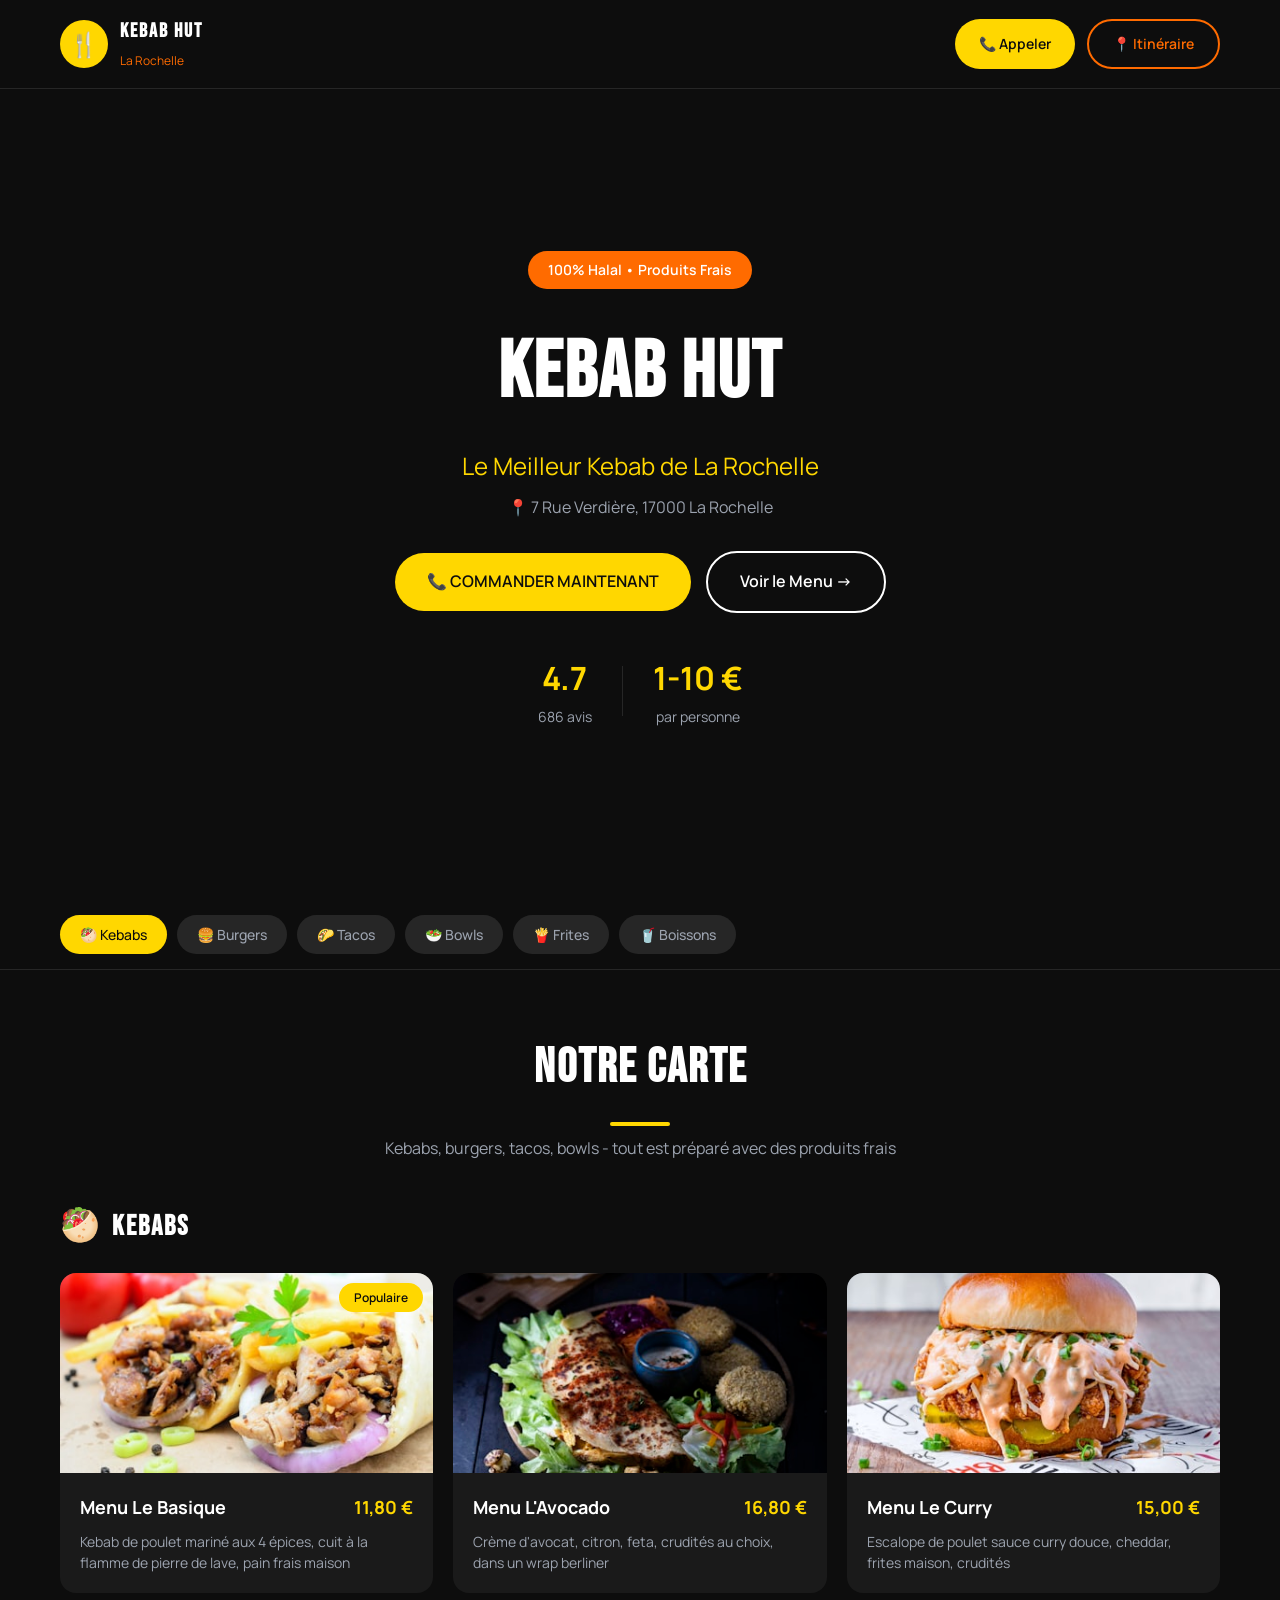
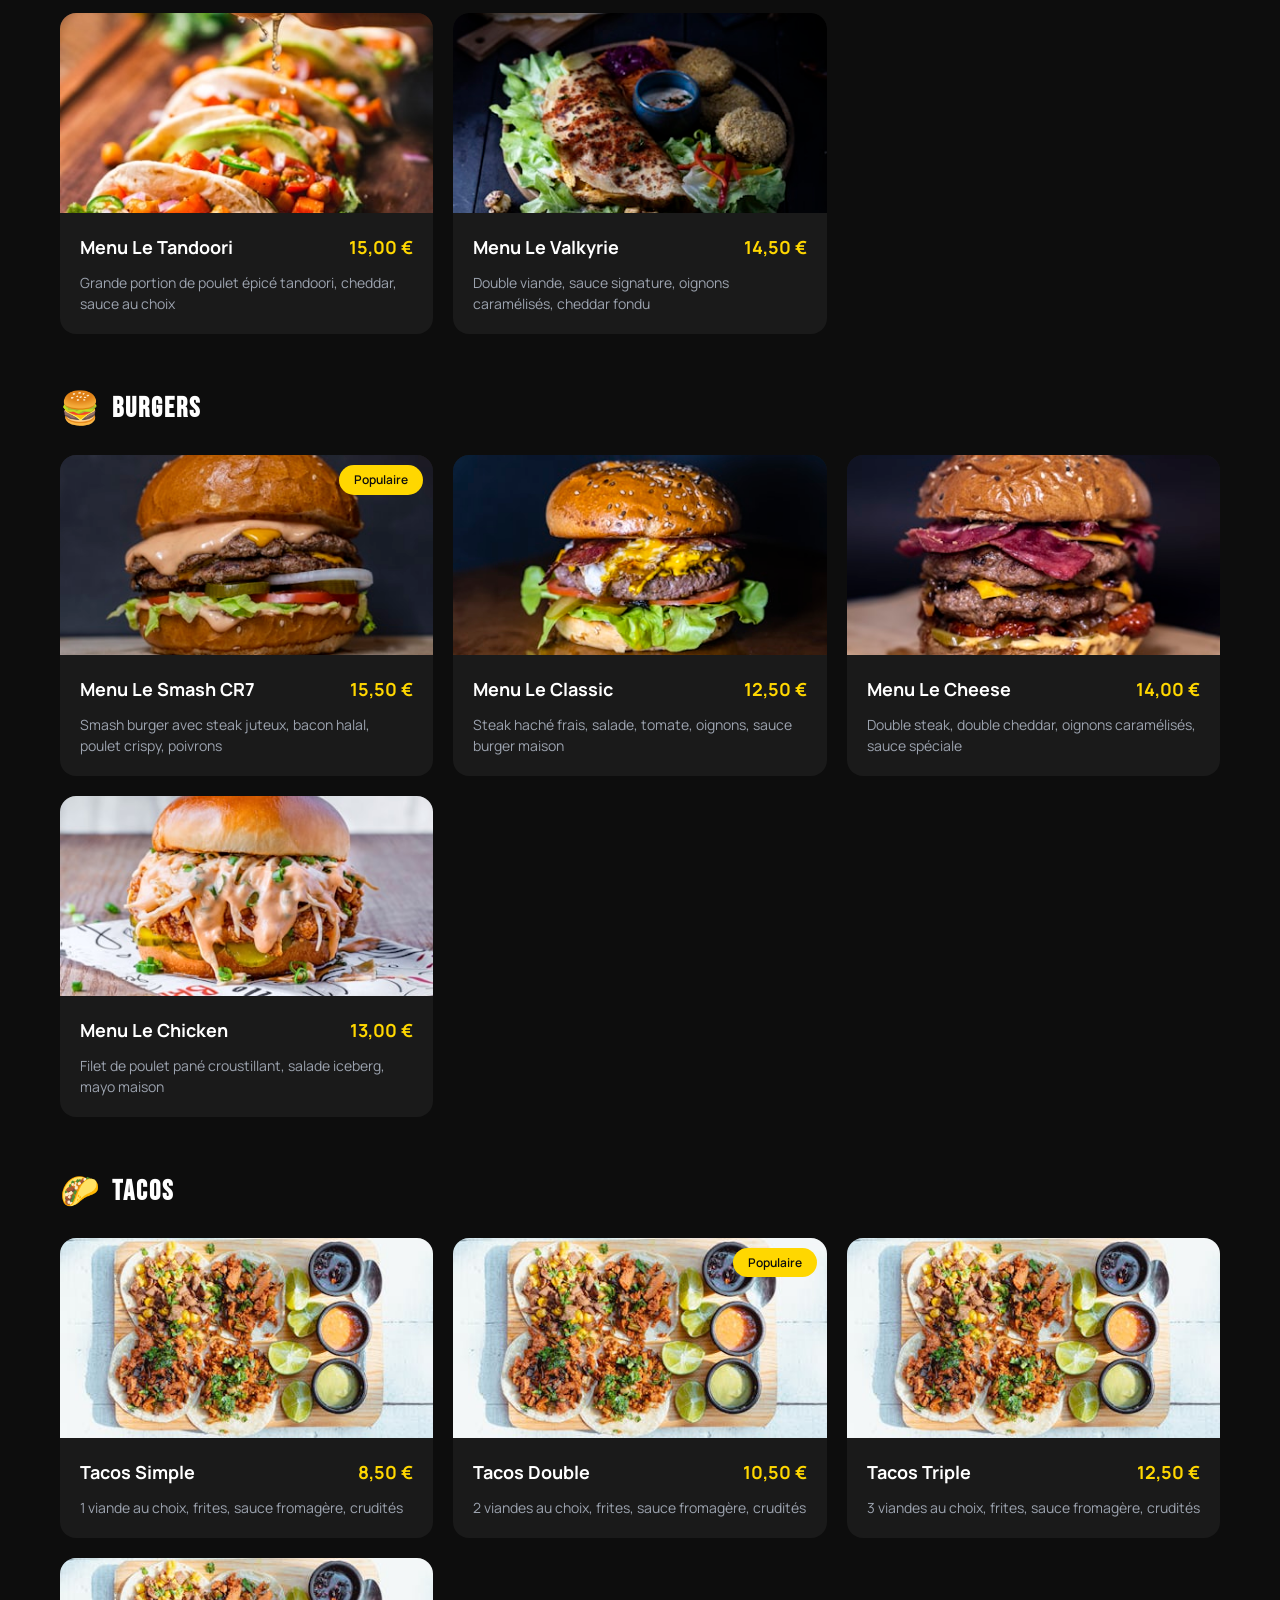
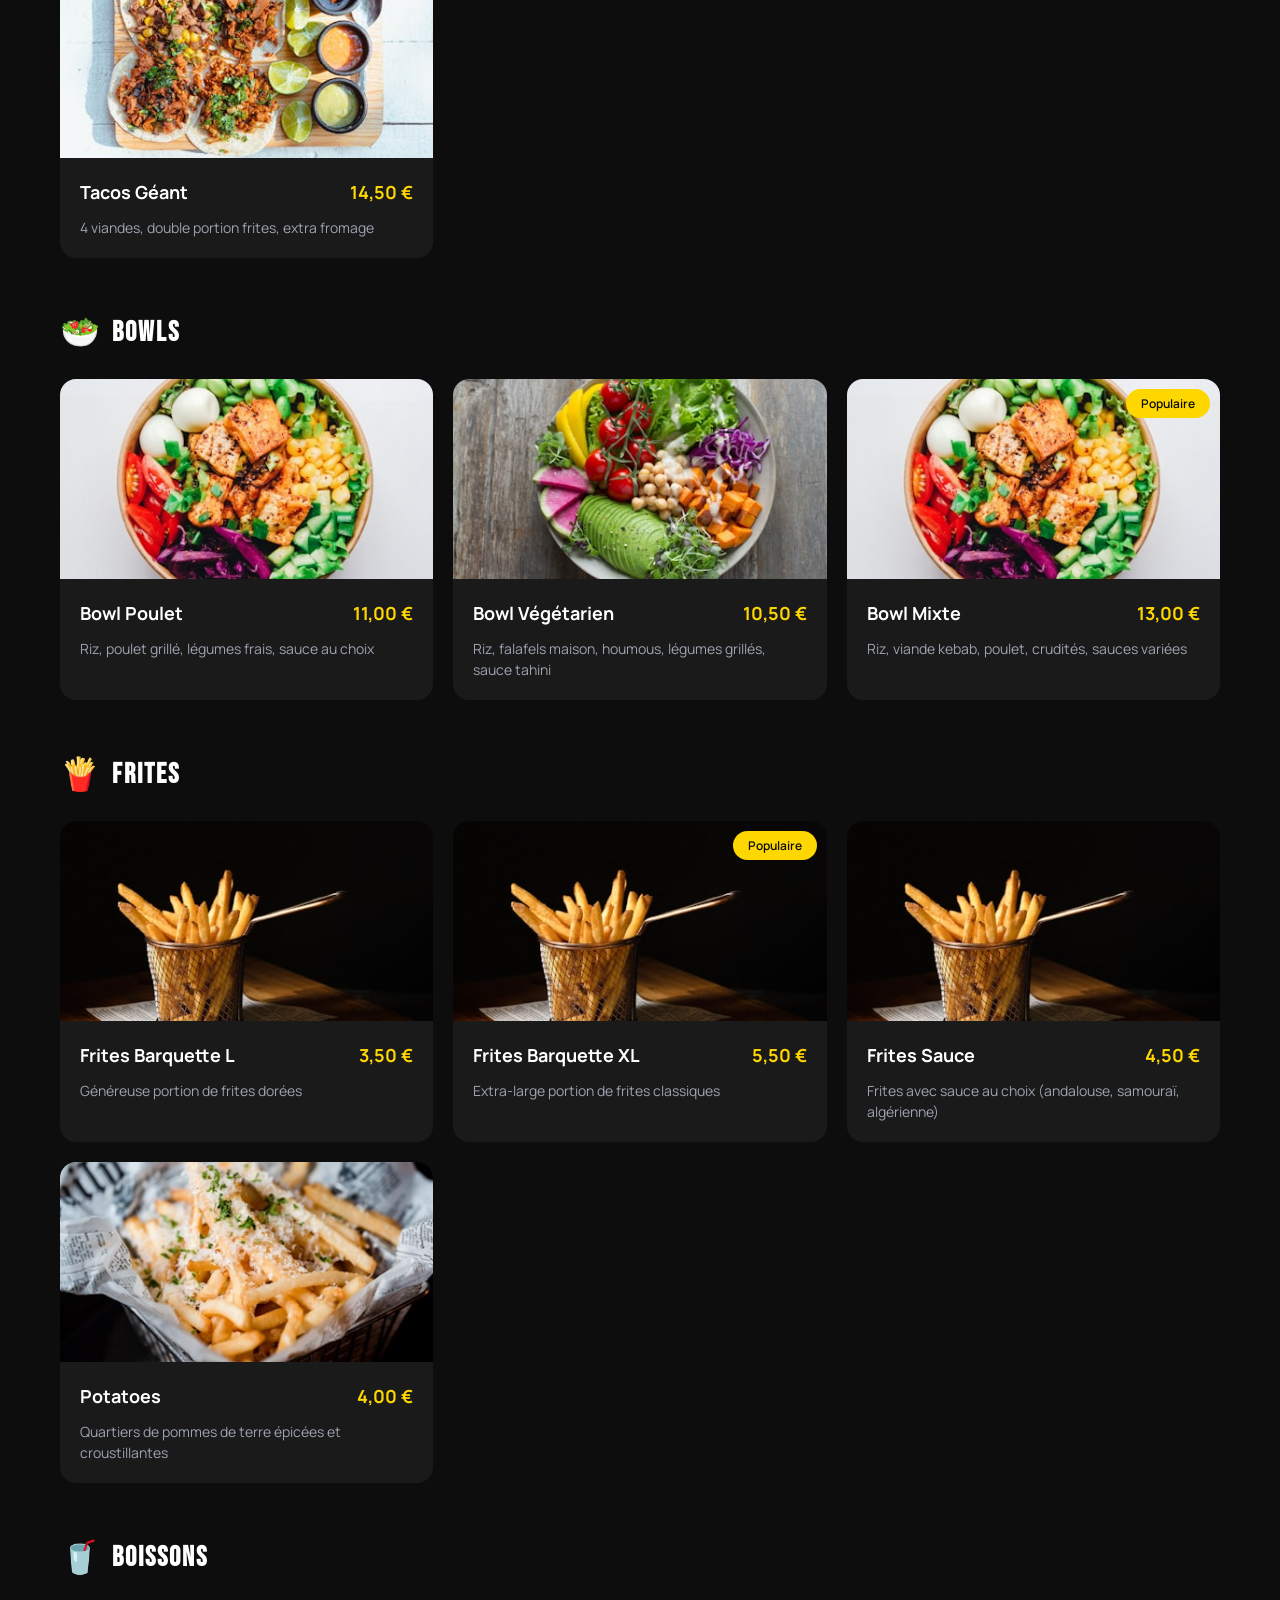
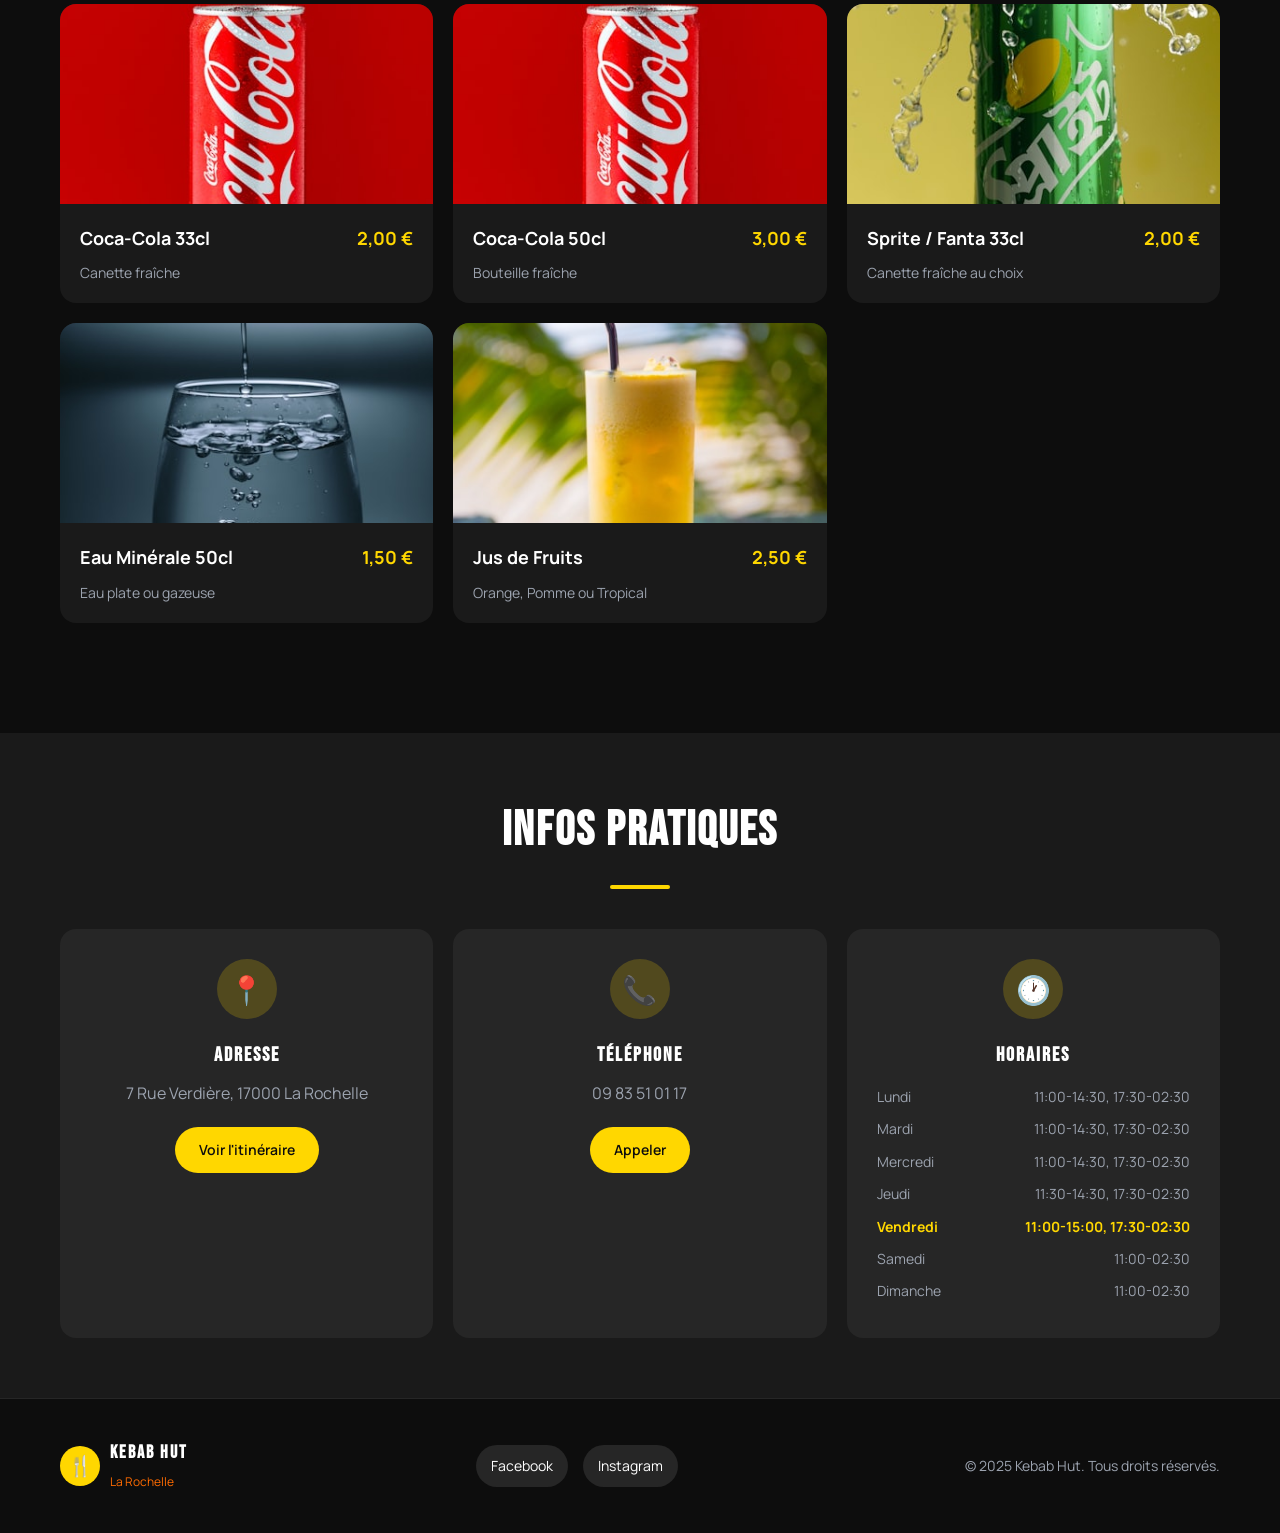
<file: github-pages/index.html>
<!DOCTYPE html>
<html lang="fr">
<head>
    <meta charset="UTF-8">
    <meta name="viewport" content="width=device-width, initial-scale=1.0">
    <meta name="description" content="Kebab Hut La Rochelle - Le meilleur kebab de La Rochelle. Kebabs, burgers, tacos, bowls. Livraison et à emporter.">
    <meta name="keywords" content="kebab, burger, tacos, la rochelle, livraison, halal">
    <meta name="author" content="Kebab Hut">
    
    <!-- Open Graph pour partage réseaux sociaux -->
    <meta property="og:title" content="Kebab Hut - La Rochelle">
    <meta property="og:description" content="Le meilleur kebab de La Rochelle. Kebabs, burgers, tacos, bowls.">
    <meta property="og:image" content="images/logo.png">
    <meta property="og:url" content="https://kebabhut.fr">
    
    <title>Kebab Hut - La Rochelle | Kebabs, Burgers, Tacos</title>
    
    <!-- Favicon -->
    <link rel="icon" type="image/png" href="images/favicon.png">
    
    <!-- Google Fonts -->
    <link rel="preconnect" href="https://fonts.googleapis.com">
    <link rel="preconnect" href="https://fonts.gstatic.com" crossorigin>
    <link href="https://fonts.googleapis.com/css2?family=Bebas+Neue&family=Manrope:wght@400;500;600;700&display=swap" rel="stylesheet">
    
    <!-- CSS -->
    <link rel="stylesheet" href="css/style.css">
</head>
<body>
    <!-- ========================================
         HEADER / NAVIGATION
         ======================================== -->
    <header class="header" id="header">
        <div class="header-content">
            <a href="index.html" class="logo">
                <div class="logo-icon">🍴</div>
                <div class="logo-text">
                    <h1>KEBAB HUT</h1>
                    <span>La Rochelle</span>
                </div>
            </a>
            
            <!-- Navigation Desktop -->
            <nav class="nav-desktop">
                <a href="tel:+33983510117" class="btn btn-primary">
                    📞 Appeler
                </a>
                <a href="https://www.google.com/maps/dir/?api=1&destination=7+Rue+Verdiere,+17000+La+Rochelle" target="_blank" class="btn btn-outline">
                    📍 Itinéraire
                </a>
            </nav>

            <!-- Bouton Menu Mobile -->
            <button class="menu-toggle" id="menuToggle" aria-label="Menu">☰</button>
        </div>

        <!-- Navigation Mobile -->
        <nav class="nav-mobile" id="navMobile">
            <a href="tel:+33983510117" class="btn btn-primary btn-large">
                📞 Appeler pour Commander
            </a>
            <a href="https://www.google.com/maps/dir/?api=1&destination=7+Rue+Verdiere,+17000+La+Rochelle" target="_blank" class="btn btn-outline btn-large">
                📍 Itinéraire
            </a>
        </nav>
    </header>

    <!-- ========================================
         HERO / ACCUEIL
         ======================================== -->
    <section class="hero" id="hero">
        <div class="hero-overlay"></div>
        <div class="hero-content">
            <span class="badge">100% Halal • Produits Frais</span>
            <h1 class="hero-title">KEBAB HUT</h1>
            <p class="hero-subtitle">Le Meilleur Kebab de La Rochelle</p>
            <p class="hero-address">📍 7 Rue Verdière, 17000 La Rochelle</p>
            
            <div class="hero-buttons">
                <a href="tel:+33983510117" class="btn btn-primary btn-large">
                    📞 COMMANDER MAINTENANT
                </a>
                <a href="#menu" class="btn btn-white btn-large">
                    Voir le Menu →
                </a>
            </div>

            <div class="hero-stats">
                <div class="stat">
                    <span class="stat-number">4.7</span>
                    <span class="stat-label">686 avis</span>
                </div>
                <div class="stat-divider"></div>
                <div class="stat">
                    <span class="stat-number">1-10 €</span>
                    <span class="stat-label">par personne</span>
                </div>
            </div>
        </div>
    </section>

    <!-- ========================================
         CATEGORIES
         ======================================== -->
    <section class="categories" id="categories">
        <div class="categories-scroll">
            <button class="category-btn active" data-category="kebabs">🥙 Kebabs</button>
            <button class="category-btn" data-category="burgers">🍔 Burgers</button>
            <button class="category-btn" data-category="tacos">🌮 Tacos</button>
            <button class="category-btn" data-category="bowls">🥗 Bowls</button>
            <button class="category-btn" data-category="frites">🍟 Frites</button>
            <button class="category-btn" data-category="boissons">🥤 Boissons</button>
        </div>
    </section>

    <!-- ========================================
         MENU
         ======================================== -->
    <section class="menu-section" id="menu">
        <div class="container">
            <h2 class="section-title">NOTRE CARTE</h2>
            <p class="section-subtitle">Kebabs, burgers, tacos, bowls - tout est préparé avec des produits frais</p>
            
            <!-- Kebabs -->
            <div class="menu-category" id="category-kebabs">
                <h3><span>🥙</span> Kebabs</h3>
                <div class="menu-grid">
                    <div class="product-card">
                        <div class="product-image">
                            <img src="images/kebab-basique.jpg" alt="Menu Le Basique" loading="lazy">
                            <span class="product-badge">Populaire</span>
                        </div>
                        <div class="product-info">
                            <div class="product-header">
                                <span class="product-name">Menu Le Basique</span>
                                <span class="product-price">11,80 €</span>
                            </div>
                            <p class="product-description">Kebab de poulet mariné aux 4 épices, cuit à la flamme de pierre de lave, pain frais maison</p>
                        </div>
                    </div>
                    <div class="product-card">
                        <div class="product-image">
                            <img src="images/kebab-avocado.jpg" alt="Menu L'Avocado" loading="lazy">
                        </div>
                        <div class="product-info">
                            <div class="product-header">
                                <span class="product-name">Menu L'Avocado</span>
                                <span class="product-price">16,80 €</span>
                            </div>
                            <p class="product-description">Crème d'avocat, citron, feta, crudités au choix, dans un wrap berliner</p>
                        </div>
                    </div>
                    <div class="product-card">
                        <div class="product-image">
                            <img src="images/kebab-curry.jpg" alt="Menu Le Curry" loading="lazy">
                        </div>
                        <div class="product-info">
                            <div class="product-header">
                                <span class="product-name">Menu Le Curry</span>
                                <span class="product-price">15,00 €</span>
                            </div>
                            <p class="product-description">Escalope de poulet sauce curry douce, cheddar, frites maison, crudités</p>
                        </div>
                    </div>
                    <div class="product-card">
                        <div class="product-image">
                            <img src="images/kebab-tandoori.jpg" alt="Menu Le Tandoori" loading="lazy">
                        </div>
                        <div class="product-info">
                            <div class="product-header">
                                <span class="product-name">Menu Le Tandoori</span>
                                <span class="product-price">15,00 €</span>
                            </div>
                            <p class="product-description">Grande portion de poulet épicé tandoori, cheddar, sauce au choix</p>
                        </div>
                    </div>
                    <div class="product-card">
                        <div class="product-image">
                            <img src="images/kebab-valkyrie.jpg" alt="Menu Le Valkyrie" loading="lazy">
                        </div>
                        <div class="product-info">
                            <div class="product-header">
                                <span class="product-name">Menu Le Valkyrie</span>
                                <span class="product-price">14,50 €</span>
                            </div>
                            <p class="product-description">Double viande, sauce signature, oignons caramélisés, cheddar fondu</p>
                        </div>
                    </div>
                </div>
            </div>

            <!-- Burgers -->
            <div class="menu-category" id="category-burgers">
                <h3><span>🍔</span> Burgers</h3>
                <div class="menu-grid">
                    <div class="product-card">
                        <div class="product-image">
                            <img src="images/burger-cr7.jpg" alt="Menu Le Smash CR7" loading="lazy">
                            <span class="product-badge">Populaire</span>
                        </div>
                        <div class="product-info">
                            <div class="product-header">
                                <span class="product-name">Menu Le Smash CR7</span>
                                <span class="product-price">15,50 €</span>
                            </div>
                            <p class="product-description">Smash burger avec steak juteux, bacon halal, poulet crispy, poivrons</p>
                        </div>
                    </div>
                    <div class="product-card">
                        <div class="product-image">
                            <img src="images/burger-classic.jpg" alt="Menu Le Classic" loading="lazy">
                        </div>
                        <div class="product-info">
                            <div class="product-header">
                                <span class="product-name">Menu Le Classic</span>
                                <span class="product-price">12,50 €</span>
                            </div>
                            <p class="product-description">Steak haché frais, salade, tomate, oignons, sauce burger maison</p>
                        </div>
                    </div>
                    <div class="product-card">
                        <div class="product-image">
                            <img src="images/burger-cheese.jpg" alt="Menu Le Cheese" loading="lazy">
                        </div>
                        <div class="product-info">
                            <div class="product-header">
                                <span class="product-name">Menu Le Cheese</span>
                                <span class="product-price">14,00 €</span>
                            </div>
                            <p class="product-description">Double steak, double cheddar, oignons caramélisés, sauce spéciale</p>
                        </div>
                    </div>
                    <div class="product-card">
                        <div class="product-image">
                            <img src="images/burger-chicken.jpg" alt="Menu Le Chicken" loading="lazy">
                        </div>
                        <div class="product-info">
                            <div class="product-header">
                                <span class="product-name">Menu Le Chicken</span>
                                <span class="product-price">13,00 €</span>
                            </div>
                            <p class="product-description">Filet de poulet pané croustillant, salade iceberg, mayo maison</p>
                        </div>
                    </div>
                </div>
            </div>

            <!-- Tacos -->
            <div class="menu-category" id="category-tacos">
                <h3><span>🌮</span> Tacos</h3>
                <div class="menu-grid">
                    <div class="product-card">
                        <div class="product-image">
                            <img src="images/tacos.jpg" alt="Tacos Simple" loading="lazy">
                        </div>
                        <div class="product-info">
                            <div class="product-header">
                                <span class="product-name">Tacos Simple</span>
                                <span class="product-price">8,50 €</span>
                            </div>
                            <p class="product-description">1 viande au choix, frites, sauce fromagère, crudités</p>
                        </div>
                    </div>
                    <div class="product-card">
                        <div class="product-image">
                            <img src="images/tacos.jpg" alt="Tacos Double" loading="lazy">
                            <span class="product-badge">Populaire</span>
                        </div>
                        <div class="product-info">
                            <div class="product-header">
                                <span class="product-name">Tacos Double</span>
                                <span class="product-price">10,50 €</span>
                            </div>
                            <p class="product-description">2 viandes au choix, frites, sauce fromagère, crudités</p>
                        </div>
                    </div>
                    <div class="product-card">
                        <div class="product-image">
                            <img src="images/tacos.jpg" alt="Tacos Triple" loading="lazy">
                        </div>
                        <div class="product-info">
                            <div class="product-header">
                                <span class="product-name">Tacos Triple</span>
                                <span class="product-price">12,50 €</span>
                            </div>
                            <p class="product-description">3 viandes au choix, frites, sauce fromagère, crudités</p>
                        </div>
                    </div>
                    <div class="product-card">
                        <div class="product-image">
                            <img src="images/tacos.jpg" alt="Tacos Géant" loading="lazy">
                        </div>
                        <div class="product-info">
                            <div class="product-header">
                                <span class="product-name">Tacos Géant</span>
                                <span class="product-price">14,50 €</span>
                            </div>
                            <p class="product-description">4 viandes, double portion frites, extra fromage</p>
                        </div>
                    </div>
                </div>
            </div>

            <!-- Bowls -->
            <div class="menu-category" id="category-bowls">
                <h3><span>🥗</span> Bowls</h3>
                <div class="menu-grid">
                    <div class="product-card">
                        <div class="product-image">
                            <img src="images/bowl-poulet.jpg" alt="Bowl Poulet" loading="lazy">
                        </div>
                        <div class="product-info">
                            <div class="product-header">
                                <span class="product-name">Bowl Poulet</span>
                                <span class="product-price">11,00 €</span>
                            </div>
                            <p class="product-description">Riz, poulet grillé, légumes frais, sauce au choix</p>
                        </div>
                    </div>
                    <div class="product-card">
                        <div class="product-image">
                            <img src="images/bowl-vege.jpg" alt="Bowl Végétarien" loading="lazy">
                        </div>
                        <div class="product-info">
                            <div class="product-header">
                                <span class="product-name">Bowl Végétarien</span>
                                <span class="product-price">10,50 €</span>
                            </div>
                            <p class="product-description">Riz, falafels maison, houmous, légumes grillés, sauce tahini</p>
                        </div>
                    </div>
                    <div class="product-card">
                        <div class="product-image">
                            <img src="images/bowl-mixte.jpg" alt="Bowl Mixte" loading="lazy">
                            <span class="product-badge">Populaire</span>
                        </div>
                        <div class="product-info">
                            <div class="product-header">
                                <span class="product-name">Bowl Mixte</span>
                                <span class="product-price">13,00 €</span>
                            </div>
                            <p class="product-description">Riz, viande kebab, poulet, crudités, sauces variées</p>
                        </div>
                    </div>
                </div>
            </div>

            <!-- Frites -->
            <div class="menu-category" id="category-frites">
                <h3><span>🍟</span> Frites</h3>
                <div class="menu-grid">
                    <div class="product-card">
                        <div class="product-image">
                            <img src="images/frites.jpg" alt="Frites Barquette L" loading="lazy">
                        </div>
                        <div class="product-info">
                            <div class="product-header">
                                <span class="product-name">Frites Barquette L</span>
                                <span class="product-price">3,50 €</span>
                            </div>
                            <p class="product-description">Généreuse portion de frites dorées</p>
                        </div>
                    </div>
                    <div class="product-card">
                        <div class="product-image">
                            <img src="images/frites.jpg" alt="Frites Barquette XL" loading="lazy">
                            <span class="product-badge">Populaire</span>
                        </div>
                        <div class="product-info">
                            <div class="product-header">
                                <span class="product-name">Frites Barquette XL</span>
                                <span class="product-price">5,50 €</span>
                            </div>
                            <p class="product-description">Extra-large portion de frites classiques</p>
                        </div>
                    </div>
                    <div class="product-card">
                        <div class="product-image">
                            <img src="images/frites.jpg" alt="Frites Sauce" loading="lazy">
                        </div>
                        <div class="product-info">
                            <div class="product-header">
                                <span class="product-name">Frites Sauce</span>
                                <span class="product-price">4,50 €</span>
                            </div>
                            <p class="product-description">Frites avec sauce au choix (andalouse, samouraï, algérienne)</p>
                        </div>
                    </div>
                    <div class="product-card">
                        <div class="product-image">
                            <img src="images/potatoes.jpg" alt="Potatoes" loading="lazy">
                        </div>
                        <div class="product-info">
                            <div class="product-header">
                                <span class="product-name">Potatoes</span>
                                <span class="product-price">4,00 €</span>
                            </div>
                            <p class="product-description">Quartiers de pommes de terre épicées et croustillantes</p>
                        </div>
                    </div>
                </div>
            </div>

            <!-- Boissons -->
            <div class="menu-category" id="category-boissons">
                <h3><span>🥤</span> Boissons</h3>
                <div class="menu-grid">
                    <div class="product-card">
                        <div class="product-image">
                            <img src="images/coca.jpg" alt="Coca-Cola 33cl" loading="lazy">
                        </div>
                        <div class="product-info">
                            <div class="product-header">
                                <span class="product-name">Coca-Cola 33cl</span>
                                <span class="product-price">2,00 €</span>
                            </div>
                            <p class="product-description">Canette fraîche</p>
                        </div>
                    </div>
                    <div class="product-card">
                        <div class="product-image">
                            <img src="images/coca.jpg" alt="Coca-Cola 50cl" loading="lazy">
                        </div>
                        <div class="product-info">
                            <div class="product-header">
                                <span class="product-name">Coca-Cola 50cl</span>
                                <span class="product-price">3,00 €</span>
                            </div>
                            <p class="product-description">Bouteille fraîche</p>
                        </div>
                    </div>
                    <div class="product-card">
                        <div class="product-image">
                            <img src="images/fanta.jpg" alt="Sprite / Fanta 33cl" loading="lazy">
                        </div>
                        <div class="product-info">
                            <div class="product-header">
                                <span class="product-name">Sprite / Fanta 33cl</span>
                                <span class="product-price">2,00 €</span>
                            </div>
                            <p class="product-description">Canette fraîche au choix</p>
                        </div>
                    </div>
                    <div class="product-card">
                        <div class="product-image">
                            <img src="images/eau.jpg" alt="Eau Minérale 50cl" loading="lazy">
                        </div>
                        <div class="product-info">
                            <div class="product-header">
                                <span class="product-name">Eau Minérale 50cl</span>
                                <span class="product-price">1,50 €</span>
                            </div>
                            <p class="product-description">Eau plate ou gazeuse</p>
                        </div>
                    </div>
                    <div class="product-card">
                        <div class="product-image">
                            <img src="images/jus.jpg" alt="Jus de Fruits" loading="lazy">
                        </div>
                        <div class="product-info">
                            <div class="product-header">
                                <span class="product-name">Jus de Fruits</span>
                                <span class="product-price">2,50 €</span>
                            </div>
                            <p class="product-description">Orange, Pomme ou Tropical</p>
                        </div>
                    </div>
                </div>
            </div>
        </div>
    </section>

    <!-- ========================================
         INFOS PRATIQUES
         ======================================== -->
    <section class="info-section" id="infos">
        <div class="container">
            <h2 class="section-title">INFOS PRATIQUES</h2>
            
            <div class="info-cards">
                <!-- Adresse -->
                <div class="info-card">
                    <div class="info-icon">📍</div>
                    <h3>Adresse</h3>
                    <p>7 Rue Verdière, 17000 La Rochelle</p>
                    <a href="https://www.google.com/maps/dir/?api=1&destination=7+Rue+Verdiere,+17000+La+Rochelle" target="_blank" class="btn btn-primary">
                        Voir l'itinéraire
                    </a>
                </div>

                <!-- Téléphone -->
                <div class="info-card">
                    <div class="info-icon">📞</div>
                    <h3>Téléphone</h3>
                    <p>09 83 51 01 17</p>
                    <a href="tel:+33983510117" class="btn btn-primary">
                        Appeler
                    </a>
                </div>

                <!-- Horaires -->
                <div class="info-card">
                    <div class="info-icon">🕐</div>
                    <h3>Horaires</h3>
                    <div class="horaires" id="horaires">
                        <div class="horaire-row"><span>Lundi</span><span>11:00-14:30, 17:30-02:30</span></div>
                        <div class="horaire-row"><span>Mardi</span><span>11:00-14:30, 17:30-02:30</span></div>
                        <div class="horaire-row"><span>Mercredi</span><span>11:00-14:30, 17:30-02:30</span></div>
                        <div class="horaire-row"><span>Jeudi</span><span>11:30-14:30, 17:30-02:30</span></div>
                        <div class="horaire-row"><span>Vendredi</span><span>11:00-15:00, 17:30-02:30</span></div>
                        <div class="horaire-row"><span>Samedi</span><span>11:00-02:30</span></div>
                        <div class="horaire-row"><span>Dimanche</span><span>11:00-02:30</span></div>
                    </div>
                </div>
            </div>
        </div>
    </section>

    <!-- ========================================
         FOOTER
         ======================================== -->
    <footer class="footer">
        <div class="container">
            <div class="footer-content">
                <div class="footer-logo">
                    <div class="logo-icon">🍴</div>
                    <div class="logo-text">
                        <h3>KEBAB HUT</h3>
                        <span>La Rochelle</span>
                    </div>
                </div>
                
                <div class="footer-social">
                    <a href="https://facebook.com" target="_blank" class="social-link">Facebook</a>
                    <a href="https://instagram.com" target="_blank" class="social-link">Instagram</a>
                </div>
                
                <p class="copyright">© 2025 Kebab Hut. Tous droits réservés.</p>
            </div>
        </div>
    </footer>

    <!-- ========================================
         BOUTON FLOTTANT MOBILE
         ======================================== -->
    <div class="floating-btn" id="floatingBtn">
        <a href="tel:+33983510117" class="btn btn-primary btn-large">
            📞 COMMANDER
        </a>
    </div>

    <!-- JavaScript -->
    <script src="js/script.js"></script>
</body>
</html>
</file>
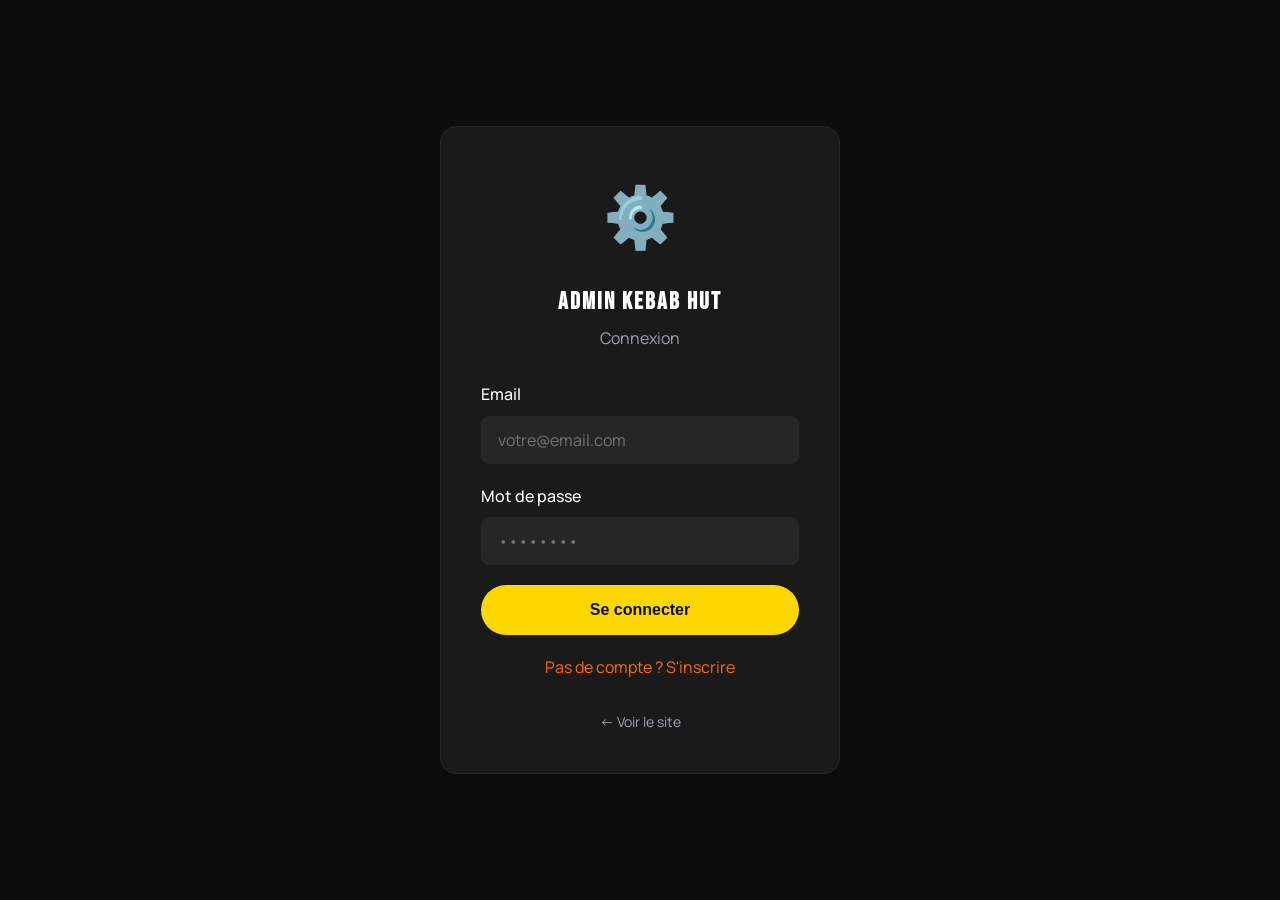
<file: site-simple/admin.html>
<!DOCTYPE html>
<html lang="fr">
<head>
    <meta charset="UTF-8">
    <meta name="viewport" content="width=device-width, initial-scale=1.0">
    <title>Admin - Kebab Hut</title>
    <link rel="stylesheet" href="style.css">
    <link rel="stylesheet" href="admin.css">
    <link href="https://fonts.googleapis.com/css2?family=Bebas+Neue&family=Manrope:wght@400;500;600;700&display=swap" rel="stylesheet">
</head>
<body>
    <!-- PAGE DE CONNEXION -->
    <div class="login-page" id="loginPage">
        <div class="login-card">
            <div class="login-icon">⚙️</div>
            <h1>ADMIN KEBAB HUT</h1>
            <p id="loginTitle">Connexion</p>
            
            <form id="loginForm">
                <div class="form-group">
                    <label>Email</label>
                    <input type="email" id="email" placeholder="votre@email.com" required>
                </div>
                
                <div class="form-group">
                    <label>Mot de passe</label>
                    <input type="password" id="password" placeholder="••••••••" required>
                </div>
                
                <div class="form-group" id="secretCodeGroup" style="display: none;">
                    <label>Code secret</label>
                    <input type="password" id="secretCode" placeholder="Code fourni par l'admin">
                    <small>Demandez le code au propriétaire</small>
                </div>
                
                <button type="submit" class="btn btn-primary btn-large" style="width: 100%;">
                    Se connecter
                </button>
            </form>
            
            <p class="switch-mode">
                <a href="#" id="switchMode">Pas de compte ? S'inscrire</a>
            </p>
            
            <a href="index.html" class="back-link">← Voir le site</a>
        </div>
    </div>

    <!-- PAGE DASHBOARD -->
    <div class="dashboard" id="dashboard" style="display: none;">
        <!-- Header Admin -->
        <header class="admin-header">
            <div class="admin-header-content">
                <div class="admin-logo">
                    <span class="admin-icon">⚙️</span>
                    <div>
                        <h1>ADMIN PANEL</h1>
                        <span id="userEmail">admin@kebabhut.fr</span>
                    </div>
                </div>
                <div class="admin-actions">
                    <a href="index.html" target="_blank" class="btn btn-outline">👁️ Voir le site</a>
                    <button class="btn btn-danger" id="logoutBtn">🚪 Déconnexion</button>
                </div>
            </div>
        </header>

        <!-- Contenu -->
        <main class="admin-main">
            <div class="admin-toolbar">
                <h2>Gestion du Menu</h2>
                <div class="toolbar-actions">
                    <button class="btn btn-outline" id="initMenuBtn">Initialiser le menu</button>
                    <button class="btn btn-primary" id="addProductBtn">+ Ajouter un produit</button>
                </div>
            </div>

            <!-- Liste des produits par catégorie -->
            <div id="productsList"></div>
        </main>
    </div>

    <!-- MODAL AJOUT/MODIFICATION -->
    <div class="modal" id="productModal" style="display: none;">
        <div class="modal-content">
            <div class="modal-header">
                <h2 id="modalTitle">Nouveau Produit</h2>
                <button class="modal-close" id="closeModal">&times;</button>
            </div>
            
            <form id="productForm">
                <input type="hidden" id="productId">
                
                <div class="form-group">
                    <label>Catégorie</label>
                    <select id="productCategory" required>
                        <option value="kebabs">🥙 Kebabs</option>
                        <option value="burgers">🍔 Burgers</option>
                        <option value="tacos">🌮 Tacos</option>
                        <option value="bowls">🥗 Bowls</option>
                        <option value="frites">🍟 Frites</option>
                        <option value="boissons">🥤 Boissons</option>
                    </select>
                </div>
                
                <div class="form-group">
                    <label>Nom du produit</label>
                    <input type="text" id="productName" placeholder="Menu Le Classique" required>
                </div>
                
                <div class="form-group">
                    <label>Description</label>
                    <textarea id="productDescription" placeholder="Description du produit..." rows="3"></textarea>
                </div>
                
                <div class="form-group">
                    <label>Prix</label>
                    <input type="text" id="productPrice" placeholder="12,50 €" required>
                </div>
                
                <div class="form-group">
                    <label>Image</label>
                    <input type="file" id="productImage" accept="image/*">
                    <div id="imagePreview" class="image-preview"></div>
                </div>
                
                <div class="form-group checkbox-group">
                    <input type="checkbox" id="productPopular">
                    <label for="productPopular">Produit populaire</label>
                </div>
                
                <button type="submit" class="btn btn-primary btn-large" style="width: 100%;">
                    💾 Enregistrer
                </button>
            </form>
        </div>
    </div>

    <script src="admin.js"></script>
</body>
</html>
</file>
<file: github-pages/css/style.css>
/* ========================================
   KEBAB HUT - STYLES CSS
   Site statique pour GitHub Pages
   ======================================== */

/* =====================
   VARIABLES (COULEURS)
   ===================== */
:root {
    --jaune: #FFD700;
    --jaune-hover: #FFC107;
    --orange: #FF6B00;
    --orange-hover: #E65100;
    --noir: #0D0D0D;
    --noir-clair: #1A1A1A;
    --gris: #262626;
    --gris-clair: #9CA3AF;
    --blanc: #FFFFFF;
}

/* =====================
   RESET DE BASE
   ===================== */
* {
    margin: 0;
    padding: 0;
    box-sizing: border-box;
}

html {
    scroll-behavior: smooth;
}

body {
    font-family: 'Manrope', -apple-system, BlinkMacSystemFont, sans-serif;
    background-color: var(--noir);
    color: var(--blanc);
    line-height: 1.6;
}

h1, h2, h3 {
    font-family: 'Bebas Neue', sans-serif;
    letter-spacing: 2px;
}

a {
    text-decoration: none;
    color: inherit;
}

img {
    max-width: 100%;
    height: auto;
}

/* =====================
   CONTENEUR
   ===================== */
.container {
    max-width: 1200px;
    margin: 0 auto;
    padding: 0 20px;
}

/* =====================
   BOUTONS
   ===================== */
.btn {
    display: inline-flex;
    align-items: center;
    justify-content: center;
    gap: 8px;
    padding: 12px 24px;
    border-radius: 50px;
    font-weight: 600;
    cursor: pointer;
    transition: transform 0.2s, background-color 0.2s;
    border: none;
    font-size: 14px;
    font-family: inherit;
}

.btn:hover {
    transform: translateY(-2px);
}

.btn:active {
    transform: scale(0.98);
}

.btn-primary {
    background-color: var(--jaune);
    color: var(--noir);
}

.btn-primary:hover {
    background-color: var(--jaune-hover);
}

.btn-outline {
    background-color: transparent;
    border: 2px solid var(--orange);
    color: var(--orange);
}

.btn-outline:hover {
    background-color: var(--orange);
    color: var(--blanc);
}

.btn-white {
    background-color: transparent;
    border: 2px solid var(--blanc);
    color: var(--blanc);
}

.btn-white:hover {
    background-color: var(--blanc);
    color: var(--noir);
}

.btn-large {
    padding: 16px 32px;
    font-size: 16px;
}

/* =====================
   HEADER / NAVIGATION
   ===================== */
.header {
    position: fixed;
    top: 0;
    left: 0;
    right: 0;
    background-color: var(--noir);
    border-bottom: 1px solid var(--gris);
    z-index: 1000;
}

.header-content {
    display: flex;
    align-items: center;
    justify-content: space-between;
    padding: 15px 20px;
    max-width: 1200px;
    margin: 0 auto;
}

/* Logo */
.logo {
    display: flex;
    align-items: center;
    gap: 12px;
}

.logo-icon {
    width: 48px;
    height: 48px;
    background-color: var(--jaune);
    border-radius: 50%;
    display: flex;
    align-items: center;
    justify-content: center;
    font-size: 24px;
}

.logo-text h1 {
    font-size: 20px;
    color: var(--blanc);
    margin: 0;
}

.logo-text span {
    font-size: 12px;
    color: var(--orange);
}

/* Navigation Desktop */
.nav-desktop {
    display: flex;
    gap: 12px;
}

/* Menu Hamburger (Mobile) */
.menu-toggle {
    display: none;
    background: none;
    border: none;
    color: var(--blanc);
    font-size: 28px;
    cursor: pointer;
    padding: 5px;
}

/* Navigation Mobile */
.nav-mobile {
    display: none;
    flex-direction: column;
    gap: 12px;
    padding: 20px;
    background-color: var(--noir-clair);
}

.nav-mobile.active {
    display: flex;
}

/* Responsive Header */
@media (max-width: 768px) {
    .nav-desktop {
        display: none;
    }
    
    .menu-toggle {
        display: block;
    }
}

/* =====================
   HERO / ACCUEIL
   ===================== */
.hero {
    position: relative;
    min-height: 100vh;
    display: flex;
    align-items: center;
    justify-content: center;
    background-image: url('https://customer-assets.emergentagent.com/job_larochelle-kebab/artifacts/78l8a55e_image.png');
    background-size: cover;
    background-position: center;
    background-attachment: fixed;
    padding-top: 80px;
}

.hero-overlay {
    position: absolute;
    top: 0;
    left: 0;
    right: 0;
    bottom: 0;
    background: linear-gradient(to bottom, rgba(13,13,13,0.7), rgba(13,13,13,0.95));
}

.hero-content {
    position: relative;
    z-index: 1;
    text-align: center;
    padding: 40px 20px;
}

.badge {
    display: inline-block;
    background-color: var(--orange);
    color: var(--blanc);
    padding: 8px 20px;
    border-radius: 50px;
    font-size: 14px;
    font-weight: 600;
    margin-bottom: 20px;
}

.hero-title {
    font-size: 80px;
    color: var(--blanc);
    margin-bottom: 10px;
}

.hero-subtitle {
    font-size: 24px;
    color: var(--jaune);
    margin-bottom: 10px;
}

.hero-address {
    color: var(--gris-clair);
    margin-bottom: 30px;
}

.hero-buttons {
    display: flex;
    flex-direction: column;
    gap: 15px;
    align-items: center;
    margin-bottom: 40px;
}

@media (min-width: 640px) {
    .hero-buttons {
        flex-direction: row;
        justify-content: center;
    }
}

.hero-stats {
    display: flex;
    align-items: center;
    justify-content: center;
    gap: 30px;
}

.stat {
    text-align: center;
}

.stat-number {
    display: block;
    font-size: 32px;
    font-weight: 700;
    color: var(--jaune);
}

.stat-label {
    font-size: 14px;
    color: var(--gris-clair);
}

.stat-divider {
    width: 1px;
    height: 50px;
    background-color: var(--gris);
}

/* Responsive Hero */
@media (max-width: 768px) {
    .hero {
        background-attachment: scroll;
    }
    
    .hero-title {
        font-size: 50px;
    }
    
    .hero-subtitle {
        font-size: 18px;
    }
}

/* =====================
   CATEGORIES
   ===================== */
.categories {
    position: sticky;
    top: 78px;
    background-color: var(--noir);
    border-bottom: 1px solid var(--gris);
    z-index: 100;
    padding: 15px 0;
}

.categories-scroll {
    display: flex;
    gap: 10px;
    overflow-x: auto;
    padding: 0 20px;
    max-width: 1200px;
    margin: 0 auto;
    -webkit-overflow-scrolling: touch;
}

.categories-scroll::-webkit-scrollbar {
    display: none;
}

.category-btn {
    white-space: nowrap;
    padding: 10px 20px;
    border-radius: 50px;
    border: none;
    background-color: var(--gris);
    color: var(--gris-clair);
    font-size: 14px;
    font-weight: 500;
    cursor: pointer;
    transition: all 0.2s;
    font-family: inherit;
}

.category-btn:hover {
    background-color: #333;
    color: var(--blanc);
}

.category-btn.active {
    background-color: var(--jaune);
    color: var(--noir);
}

/* =====================
   MENU / PRODUITS
   ===================== */
.menu-section {
    padding: 60px 0;
    background-color: var(--noir);
}

.section-title {
    font-size: 48px;
    text-align: center;
    margin-bottom: 10px;
    position: relative;
}

.section-title::after {
    content: '';
    display: block;
    width: 60px;
    height: 4px;
    background-color: var(--jaune);
    margin: 15px auto 0;
    border-radius: 2px;
}

.section-subtitle {
    text-align: center;
    color: var(--gris-clair);
    margin-bottom: 40px;
}

/* Catégorie de Menu */
.menu-category {
    margin-bottom: 50px;
}

.menu-category h3 {
    font-size: 28px;
    margin-bottom: 20px;
    display: flex;
    align-items: center;
    gap: 10px;
}

.menu-category h3 span {
    font-size: 32px;
}

/* Grille de Produits */
.menu-grid {
    display: grid;
    grid-template-columns: repeat(auto-fill, minmax(300px, 1fr));
    gap: 20px;
}

/* Carte Produit */
.product-card {
    background-color: var(--noir-clair);
    border-radius: 16px;
    overflow: hidden;
    transition: transform 0.2s, box-shadow 0.2s;
}

.product-card:hover {
    transform: translateY(-5px);
    box-shadow: 0 10px 30px rgba(255, 215, 0, 0.1);
}

.product-image {
    position: relative;
    height: 200px;
    overflow: hidden;
    background-color: var(--gris);
}

.product-image img {
    width: 100%;
    height: 100%;
    object-fit: cover;
}

.product-badge {
    position: absolute;
    top: 10px;
    right: 10px;
    background-color: var(--jaune);
    color: var(--noir);
    padding: 5px 15px;
    border-radius: 50px;
    font-size: 12px;
    font-weight: 600;
}

.product-info {
    padding: 20px;
}

.product-header {
    display: flex;
    justify-content: space-between;
    align-items: flex-start;
    margin-bottom: 10px;
    gap: 10px;
}

.product-name {
    font-size: 18px;
    font-weight: 700;
    color: var(--blanc);
}

.product-price {
    font-size: 18px;
    font-weight: 700;
    color: var(--jaune);
    white-space: nowrap;
}

.product-description {
    font-size: 14px;
    color: var(--gris-clair);
    line-height: 1.5;
}

/* =====================
   INFOS PRATIQUES
   ===================== */
.info-section {
    padding: 60px 0;
    background-color: var(--noir-clair);
}

.info-cards {
    display: grid;
    grid-template-columns: repeat(auto-fit, minmax(280px, 1fr));
    gap: 20px;
    margin-top: 40px;
}

.info-card {
    background-color: var(--gris);
    border-radius: 16px;
    padding: 30px;
    text-align: center;
}

.info-icon {
    width: 60px;
    height: 60px;
    background-color: rgba(255, 215, 0, 0.2);
    border-radius: 50%;
    display: flex;
    align-items: center;
    justify-content: center;
    font-size: 28px;
    margin: 0 auto 20px;
}

.info-card h3 {
    font-size: 20px;
    margin-bottom: 10px;
}

.info-card p {
    color: var(--gris-clair);
    margin-bottom: 20px;
}

/* Horaires */
.horaires {
    text-align: left;
}

.horaire-row {
    display: flex;
    justify-content: space-between;
    padding: 5px 0;
    font-size: 14px;
    color: var(--gris-clair);
}

.horaire-row.today {
    color: var(--jaune);
    font-weight: 700;
}

/* =====================
   FOOTER
   ===================== */
.footer {
    background-color: var(--noir);
    border-top: 1px solid var(--gris);
    padding: 40px 0;
}

.footer-content {
    display: flex;
    flex-direction: column;
    align-items: center;
    gap: 20px;
    text-align: center;
}

@media (min-width: 768px) {
    .footer-content {
        flex-direction: row;
        justify-content: space-between;
        text-align: left;
    }
}

.footer-logo {
    display: flex;
    align-items: center;
    gap: 10px;
}

.footer-logo .logo-icon {
    width: 40px;
    height: 40px;
    font-size: 20px;
}

.footer-logo h3 {
    font-size: 18px;
    margin: 0;
}

.footer-social {
    display: flex;
    gap: 15px;
}

.social-link {
    padding: 10px 15px;
    background-color: var(--gris);
    border-radius: 50px;
    font-size: 14px;
    transition: background-color 0.2s, color 0.2s;
}

.social-link:hover {
    background-color: var(--jaune);
    color: var(--noir);
}

.copyright {
    font-size: 14px;
    color: var(--gris-clair);
}

/* =====================
   BOUTON FLOTTANT (MOBILE)
   ===================== */
.floating-btn {
    display: none;
    position: fixed;
    bottom: 20px;
    left: 20px;
    right: 20px;
    z-index: 1000;
}

@media (max-width: 768px) {
    .floating-btn {
        display: block;
    }
    
    .floating-btn .btn {
        width: 100%;
        box-shadow: 0 0 30px rgba(255, 215, 0, 0.3);
        animation: pulse 2s infinite;
    }
}

@keyframes pulse {
    0%, 100% {
        box-shadow: 0 0 0 0 rgba(255, 215, 0, 0.4);
    }
    50% {
        box-shadow: 0 0 0 15px rgba(255, 215, 0, 0);
    }
}

/* =====================
   SCROLLBAR PERSONNALISÉE
   ===================== */
::-webkit-scrollbar {
    width: 8px;
    height: 8px;
}

::-webkit-scrollbar-track {
    background: var(--noir-clair);
}

::-webkit-scrollbar-thumb {
    background: var(--jaune);
    border-radius: 4px;
}

::-webkit-scrollbar-thumb:hover {
    background: var(--jaune-hover);
}

/* =====================
   UTILITAIRES
   ===================== */
.sr-only {
    position: absolute;
    width: 1px;
    height: 1px;
    padding: 0;
    margin: -1px;
    overflow: hidden;
    clip: rect(0, 0, 0, 0);
    border: 0;
}
</file>
<file: site-simple/style.css>
/* ========================================
   KEBAB HUT - STYLES CSS
   Fichier simple et facile à comprendre
   ======================================== */

/* ----- VARIABLES (couleurs) ----- */
:root {
    --jaune: #FFD700;
    --jaune-hover: #FFC107;
    --orange: #FF6B00;
    --orange-hover: #E65100;
    --noir: #0D0D0D;
    --noir-clair: #1A1A1A;
    --gris: #262626;
    --gris-clair: #9CA3AF;
    --blanc: #FFFFFF;
}

/* ----- RESET DE BASE ----- */
* {
    margin: 0;
    padding: 0;
    box-sizing: border-box;
}

html {
    scroll-behavior: smooth;
}

body {
    font-family: 'Manrope', sans-serif;
    background-color: var(--noir);
    color: var(--blanc);
    line-height: 1.6;
}

/* Titres avec police spéciale */
h1, h2, h3 {
    font-family: 'Bebas Neue', sans-serif;
    letter-spacing: 2px;
}

a {
    text-decoration: none;
    color: inherit;
}

/* ----- CONTENEUR ----- */
.container {
    max-width: 1200px;
    margin: 0 auto;
    padding: 0 20px;
}

/* ========================================
   BOUTONS
   ======================================== */
.btn {
    display: inline-flex;
    align-items: center;
    justify-content: center;
    gap: 8px;
    padding: 12px 24px;
    border-radius: 50px;
    font-weight: 600;
    cursor: pointer;
    transition: transform 0.2s, background-color 0.2s;
    border: none;
    font-size: 14px;
}

.btn:hover {
    transform: translateY(-2px);
}

.btn-primary {
    background-color: var(--jaune);
    color: var(--noir);
}

.btn-primary:hover {
    background-color: var(--jaune-hover);
}

.btn-outline {
    background-color: transparent;
    border: 2px solid var(--orange);
    color: var(--orange);
}

.btn-outline:hover {
    background-color: var(--orange);
    color: var(--blanc);
}

.btn-white {
    background-color: transparent;
    border: 2px solid var(--blanc);
    color: var(--blanc);
}

.btn-white:hover {
    background-color: var(--blanc);
    color: var(--noir);
}

.btn-large {
    padding: 16px 32px;
    font-size: 16px;
}

/* ========================================
   HEADER / NAVIGATION
   ======================================== */
.header {
    position: fixed;
    top: 0;
    left: 0;
    right: 0;
    background-color: var(--noir);
    border-bottom: 1px solid var(--gris);
    z-index: 1000;
}

.header-content {
    display: flex;
    align-items: center;
    justify-content: space-between;
    padding: 15px 20px;
    max-width: 1200px;
    margin: 0 auto;
}

/* Logo */
.logo {
    display: flex;
    align-items: center;
    gap: 12px;
}

.logo-icon {
    width: 48px;
    height: 48px;
    background-color: var(--jaune);
    border-radius: 50%;
    display: flex;
    align-items: center;
    justify-content: center;
    font-size: 24px;
}

.logo-text h1 {
    font-size: 20px;
    color: var(--blanc);
}

.logo-text span {
    font-size: 12px;
    color: var(--orange);
}

/* Navigation desktop */
.nav-desktop {
    display: flex;
    gap: 12px;
}

/* Menu hamburger (mobile) */
.menu-toggle {
    display: none;
    background: none;
    border: none;
    color: var(--blanc);
    font-size: 28px;
    cursor: pointer;
}

/* Navigation mobile */
.nav-mobile {
    display: none;
    flex-direction: column;
    gap: 12px;
    padding: 20px;
    background-color: var(--noir-clair);
}

.nav-mobile.active {
    display: flex;
}

/* Responsive mobile */
@media (max-width: 768px) {
    .nav-desktop {
        display: none;
    }
    
    .menu-toggle {
        display: block;
    }
}

/* ========================================
   HERO / PAGE D'ACCUEIL
   ======================================== */
.hero {
    position: relative;
    min-height: 100vh;
    display: flex;
    align-items: center;
    justify-content: center;
    background-image: url('https://customer-assets.emergentagent.com/job_larochelle-kebab/artifacts/78l8a55e_image.png');
    background-size: cover;
    background-position: center;
    padding-top: 80px;
}

.hero-overlay {
    position: absolute;
    top: 0;
    left: 0;
    right: 0;
    bottom: 0;
    background: linear-gradient(to bottom, rgba(13,13,13,0.7), rgba(13,13,13,0.95));
}

.hero-content {
    position: relative;
    z-index: 1;
    text-align: center;
    padding: 40px 20px;
}

.badge {
    display: inline-block;
    background-color: var(--orange);
    color: var(--blanc);
    padding: 8px 20px;
    border-radius: 50px;
    font-size: 14px;
    font-weight: 600;
    margin-bottom: 20px;
}

.hero-title {
    font-size: 80px;
    color: var(--blanc);
    margin-bottom: 10px;
}

.hero-subtitle {
    font-size: 24px;
    color: var(--jaune);
    margin-bottom: 10px;
}

.hero-address {
    color: var(--gris-clair);
    margin-bottom: 30px;
}

.hero-buttons {
    display: flex;
    flex-direction: column;
    gap: 15px;
    align-items: center;
    margin-bottom: 40px;
}

@media (min-width: 640px) {
    .hero-buttons {
        flex-direction: row;
        justify-content: center;
    }
}

.hero-stats {
    display: flex;
    align-items: center;
    justify-content: center;
    gap: 30px;
}

.stat {
    text-align: center;
}

.stat-number {
    display: block;
    font-size: 32px;
    font-weight: 700;
    color: var(--jaune);
}

.stat-label {
    font-size: 14px;
    color: var(--gris-clair);
}

.stat-divider {
    width: 1px;
    height: 50px;
    background-color: var(--gris);
}

/* Responsive hero */
@media (max-width: 768px) {
    .hero-title {
        font-size: 50px;
    }
    
    .hero-subtitle {
        font-size: 18px;
    }
}

/* ========================================
   CATEGORIES
   ======================================== */
.categories {
    position: sticky;
    top: 78px;
    background-color: var(--noir);
    border-bottom: 1px solid var(--gris);
    z-index: 100;
    padding: 15px 0;
}

.categories-scroll {
    display: flex;
    gap: 10px;
    overflow-x: auto;
    padding: 0 20px;
    max-width: 1200px;
    margin: 0 auto;
}

/* Cache la scrollbar */
.categories-scroll::-webkit-scrollbar {
    display: none;
}

.category-btn {
    white-space: nowrap;
    padding: 10px 20px;
    border-radius: 50px;
    border: none;
    background-color: var(--gris);
    color: var(--gris-clair);
    font-size: 14px;
    font-weight: 500;
    cursor: pointer;
    transition: all 0.2s;
}

.category-btn:hover {
    background-color: var(--gris);
    color: var(--blanc);
}

.category-btn.active {
    background-color: var(--jaune);
    color: var(--noir);
}

/* ========================================
   MENU / PRODUITS
   ======================================== */
.menu-section {
    padding: 60px 0;
    background-color: var(--noir);
}

.section-title {
    font-size: 48px;
    text-align: center;
    margin-bottom: 10px;
    position: relative;
    display: inline-block;
    width: 100%;
}

.section-title::after {
    content: '';
    display: block;
    width: 60px;
    height: 4px;
    background-color: var(--jaune);
    margin: 10px auto 0;
    border-radius: 2px;
}

.section-subtitle {
    text-align: center;
    color: var(--gris-clair);
    margin-bottom: 40px;
}

/* Catégorie de menu */
.menu-category {
    margin-bottom: 50px;
}

.menu-category h3 {
    font-size: 28px;
    margin-bottom: 20px;
    display: flex;
    align-items: center;
    gap: 10px;
}

.menu-category h3 span {
    font-size: 32px;
}

/* Grille de produits */
.menu-grid {
    display: grid;
    grid-template-columns: repeat(auto-fill, minmax(300px, 1fr));
    gap: 20px;
}

/* Carte produit */
.product-card {
    background-color: var(--noir-clair);
    border-radius: 16px;
    overflow: hidden;
    transition: transform 0.2s, box-shadow 0.2s;
}

.product-card:hover {
    transform: translateY(-5px);
    box-shadow: 0 10px 30px rgba(255, 215, 0, 0.1);
}

.product-image {
    position: relative;
    height: 200px;
    overflow: hidden;
}

.product-image img {
    width: 100%;
    height: 100%;
    object-fit: cover;
}

.product-badge {
    position: absolute;
    top: 10px;
    right: 10px;
    background-color: var(--jaune);
    color: var(--noir);
    padding: 5px 15px;
    border-radius: 50px;
    font-size: 12px;
    font-weight: 600;
}

.product-info {
    padding: 20px;
}

.product-header {
    display: flex;
    justify-content: space-between;
    align-items: flex-start;
    margin-bottom: 10px;
}

.product-name {
    font-size: 18px;
    font-weight: 700;
    color: var(--blanc);
}

.product-price {
    font-size: 18px;
    font-weight: 700;
    color: var(--jaune);
}

.product-description {
    font-size: 14px;
    color: var(--gris-clair);
    line-height: 1.5;
}

/* ========================================
   INFOS PRATIQUES
   ======================================== */
.info-section {
    padding: 60px 0;
    background-color: var(--noir-clair);
}

.info-cards {
    display: grid;
    grid-template-columns: repeat(auto-fit, minmax(280px, 1fr));
    gap: 20px;
    margin-top: 40px;
}

.info-card {
    background-color: var(--gris);
    border-radius: 16px;
    padding: 30px;
    text-align: center;
}

.info-icon {
    width: 60px;
    height: 60px;
    background-color: rgba(255, 215, 0, 0.2);
    border-radius: 50%;
    display: flex;
    align-items: center;
    justify-content: center;
    font-size: 28px;
    margin: 0 auto 20px;
}

.info-card h3 {
    font-size: 20px;
    margin-bottom: 10px;
}

.info-card p {
    color: var(--gris-clair);
    margin-bottom: 20px;
}

/* Horaires */
.horaires {
    text-align: left;
}

.horaire-row {
    display: flex;
    justify-content: space-between;
    padding: 5px 0;
    font-size: 14px;
    color: var(--gris-clair);
}

.horaire-row.today {
    color: var(--jaune);
    font-weight: 700;
}

/* ========================================
   FOOTER
   ======================================== */
.footer {
    background-color: var(--noir);
    border-top: 1px solid var(--gris);
    padding: 40px 0;
}

.footer-content {
    display: flex;
    flex-direction: column;
    align-items: center;
    gap: 20px;
    text-align: center;
}

@media (min-width: 768px) {
    .footer-content {
        flex-direction: row;
        justify-content: space-between;
        text-align: left;
    }
}

.footer-logo {
    display: flex;
    align-items: center;
    gap: 10px;
}

.footer-logo .logo-icon {
    width: 40px;
    height: 40px;
    font-size: 20px;
}

.footer-logo h3 {
    font-size: 18px;
}

.footer-social {
    display: flex;
    gap: 15px;
}

.social-link {
    padding: 10px 15px;
    background-color: var(--gris);
    border-radius: 50px;
    font-size: 14px;
    transition: background-color 0.2s;
}

.social-link:hover {
    background-color: var(--jaune);
    color: var(--noir);
}

.copyright {
    font-size: 14px;
    color: var(--gris-clair);
}

/* ========================================
   BOUTON FLOTTANT (MOBILE)
   ======================================== */
.floating-btn {
    display: none;
    position: fixed;
    bottom: 20px;
    left: 20px;
    right: 20px;
    z-index: 1000;
}

@media (max-width: 768px) {
    .floating-btn {
        display: block;
    }
    
    .floating-btn .btn {
        width: 100%;
        box-shadow: 0 0 30px rgba(255, 215, 0, 0.3);
        animation: pulse 2s infinite;
    }
}

@keyframes pulse {
    0%, 100% {
        box-shadow: 0 0 0 0 rgba(255, 215, 0, 0.4);
    }
    50% {
        box-shadow: 0 0 0 15px rgba(255, 215, 0, 0);
    }
}

/* ========================================
   SCROLLBAR PERSONNALISÉE
   ======================================== */
::-webkit-scrollbar {
    width: 8px;
}

::-webkit-scrollbar-track {
    background: var(--noir-clair);
}

::-webkit-scrollbar-thumb {
    background: var(--jaune);
    border-radius: 4px;
}
</file>
<file: site-simple/admin.css>
/* ========================================
   ADMIN - STYLES CSS SUPPLÉMENTAIRES
   ======================================== */

/* ----- PAGE DE CONNEXION ----- */
.login-page {
    min-height: 100vh;
    display: flex;
    align-items: center;
    justify-content: center;
    padding: 20px;
    background-color: var(--noir);
}

.login-card {
    background-color: var(--noir-clair);
    border: 1px solid var(--gris);
    border-radius: 16px;
    padding: 40px;
    width: 100%;
    max-width: 400px;
    text-align: center;
}

.login-icon {
    font-size: 60px;
    margin-bottom: 20px;
}

.login-card h1 {
    font-size: 24px;
    margin-bottom: 5px;
}

.login-card > p {
    color: var(--gris-clair);
    margin-bottom: 30px;
}

/* ----- FORMULAIRES ----- */
.form-group {
    margin-bottom: 20px;
    text-align: left;
}

.form-group label {
    display: block;
    margin-bottom: 8px;
    font-weight: 500;
    color: var(--blanc);
}

.form-group input,
.form-group select,
.form-group textarea {
    width: 100%;
    padding: 12px 16px;
    background-color: var(--gris);
    border: 1px solid var(--gris);
    border-radius: 8px;
    color: var(--blanc);
    font-size: 16px;
    font-family: inherit;
}

.form-group input:focus,
.form-group select:focus,
.form-group textarea:focus {
    outline: none;
    border-color: var(--jaune);
}

.form-group small {
    display: block;
    margin-top: 5px;
    font-size: 12px;
    color: var(--gris-clair);
}

.checkbox-group {
    display: flex;
    align-items: center;
    gap: 10px;
}

.checkbox-group input {
    width: auto;
}

.switch-mode {
    margin-top: 20px;
}

.switch-mode a {
    color: var(--orange);
}

.back-link {
    display: block;
    margin-top: 20px;
    color: var(--gris-clair);
    font-size: 14px;
}

/* ----- HEADER ADMIN ----- */
.admin-header {
    background-color: var(--noir-clair);
    border-bottom: 1px solid var(--gris);
    padding: 15px 20px;
}

.admin-header-content {
    max-width: 1200px;
    margin: 0 auto;
    display: flex;
    align-items: center;
    justify-content: space-between;
    flex-wrap: wrap;
    gap: 15px;
}

.admin-logo {
    display: flex;
    align-items: center;
    gap: 12px;
}

.admin-icon {
    font-size: 32px;
}

.admin-logo h1 {
    font-size: 18px;
    margin: 0;
}

.admin-logo span {
    font-size: 12px;
    color: var(--gris-clair);
}

.admin-actions {
    display: flex;
    gap: 10px;
}

.btn-danger {
    background-color: transparent;
    border: 2px solid #ef4444;
    color: #ef4444;
}

.btn-danger:hover {
    background-color: #ef4444;
    color: white;
}

/* ----- CONTENU ADMIN ----- */
.admin-main {
    max-width: 1200px;
    margin: 0 auto;
    padding: 30px 20px;
}

.admin-toolbar {
    display: flex;
    align-items: center;
    justify-content: space-between;
    flex-wrap: wrap;
    gap: 15px;
    margin-bottom: 30px;
}

.admin-toolbar h2 {
    font-size: 24px;
    margin: 0;
}

.toolbar-actions {
    display: flex;
    gap: 10px;
}

/* ----- CATÉGORIES ADMIN ----- */
.admin-category {
    margin-bottom: 40px;
}

.admin-category h3 {
    font-size: 20px;
    margin-bottom: 15px;
    display: flex;
    align-items: center;
    gap: 10px;
}

.admin-category h3 .count {
    font-size: 14px;
    color: var(--gris-clair);
    font-weight: normal;
}

/* ----- GRILLE PRODUITS ADMIN ----- */
.admin-grid {
    display: grid;
    grid-template-columns: repeat(auto-fill, minmax(280px, 1fr));
    gap: 15px;
}

.admin-product-card {
    background-color: var(--noir-clair);
    border: 1px solid var(--gris);
    border-radius: 12px;
    overflow: hidden;
}

.admin-product-image {
    height: 120px;
    position: relative;
}

.admin-product-image img {
    width: 100%;
    height: 100%;
    object-fit: cover;
}

.admin-product-badge {
    position: absolute;
    top: 8px;
    right: 8px;
    background-color: var(--jaune);
    color: var(--noir);
    padding: 4px 10px;
    border-radius: 50px;
    font-size: 11px;
    font-weight: 600;
}

.admin-product-info {
    padding: 15px;
}

.admin-product-header {
    display: flex;
    justify-content: space-between;
    align-items: flex-start;
    margin-bottom: 8px;
}

.admin-product-name {
    font-weight: 700;
    font-size: 14px;
}

.admin-product-price {
    color: var(--jaune);
    font-weight: 700;
    font-size: 14px;
}

.admin-product-desc {
    font-size: 12px;
    color: var(--gris-clair);
    margin-bottom: 12px;
    line-height: 1.4;
}

.admin-product-actions {
    display: flex;
    gap: 8px;
}

.admin-product-actions .btn {
    flex: 1;
    padding: 8px;
    font-size: 12px;
}

.btn-edit {
    background-color: var(--gris);
    color: var(--blanc);
}

.btn-edit:hover {
    background-color: var(--jaune);
    color: var(--noir);
}

.btn-delete {
    background-color: transparent;
    border: 1px solid #ef4444;
    color: #ef4444;
}

.btn-delete:hover {
    background-color: #ef4444;
    color: white;
}

/* ----- MODAL ----- */
.modal {
    position: fixed;
    top: 0;
    left: 0;
    right: 0;
    bottom: 0;
    background-color: rgba(0, 0, 0, 0.8);
    display: flex;
    align-items: center;
    justify-content: center;
    padding: 20px;
    z-index: 2000;
}

.modal-content {
    background-color: var(--noir-clair);
    border: 1px solid var(--gris);
    border-radius: 16px;
    width: 100%;
    max-width: 500px;
    max-height: 90vh;
    overflow-y: auto;
}

.modal-header {
    display: flex;
    justify-content: space-between;
    align-items: center;
    padding: 20px;
    border-bottom: 1px solid var(--gris);
}

.modal-header h2 {
    font-size: 20px;
    margin: 0;
}

.modal-close {
    background: none;
    border: none;
    color: var(--blanc);
    font-size: 28px;
    cursor: pointer;
}

.modal-content form {
    padding: 20px;
}

.image-preview {
    margin-top: 10px;
}

.image-preview img {
    max-width: 100%;
    height: 150px;
    object-fit: cover;
    border-radius: 8px;
}

/* ----- MESSAGE VIDE ----- */
.empty-message {
    text-align: center;
    padding: 40px;
    color: var(--gris-clair);
}
</file>
